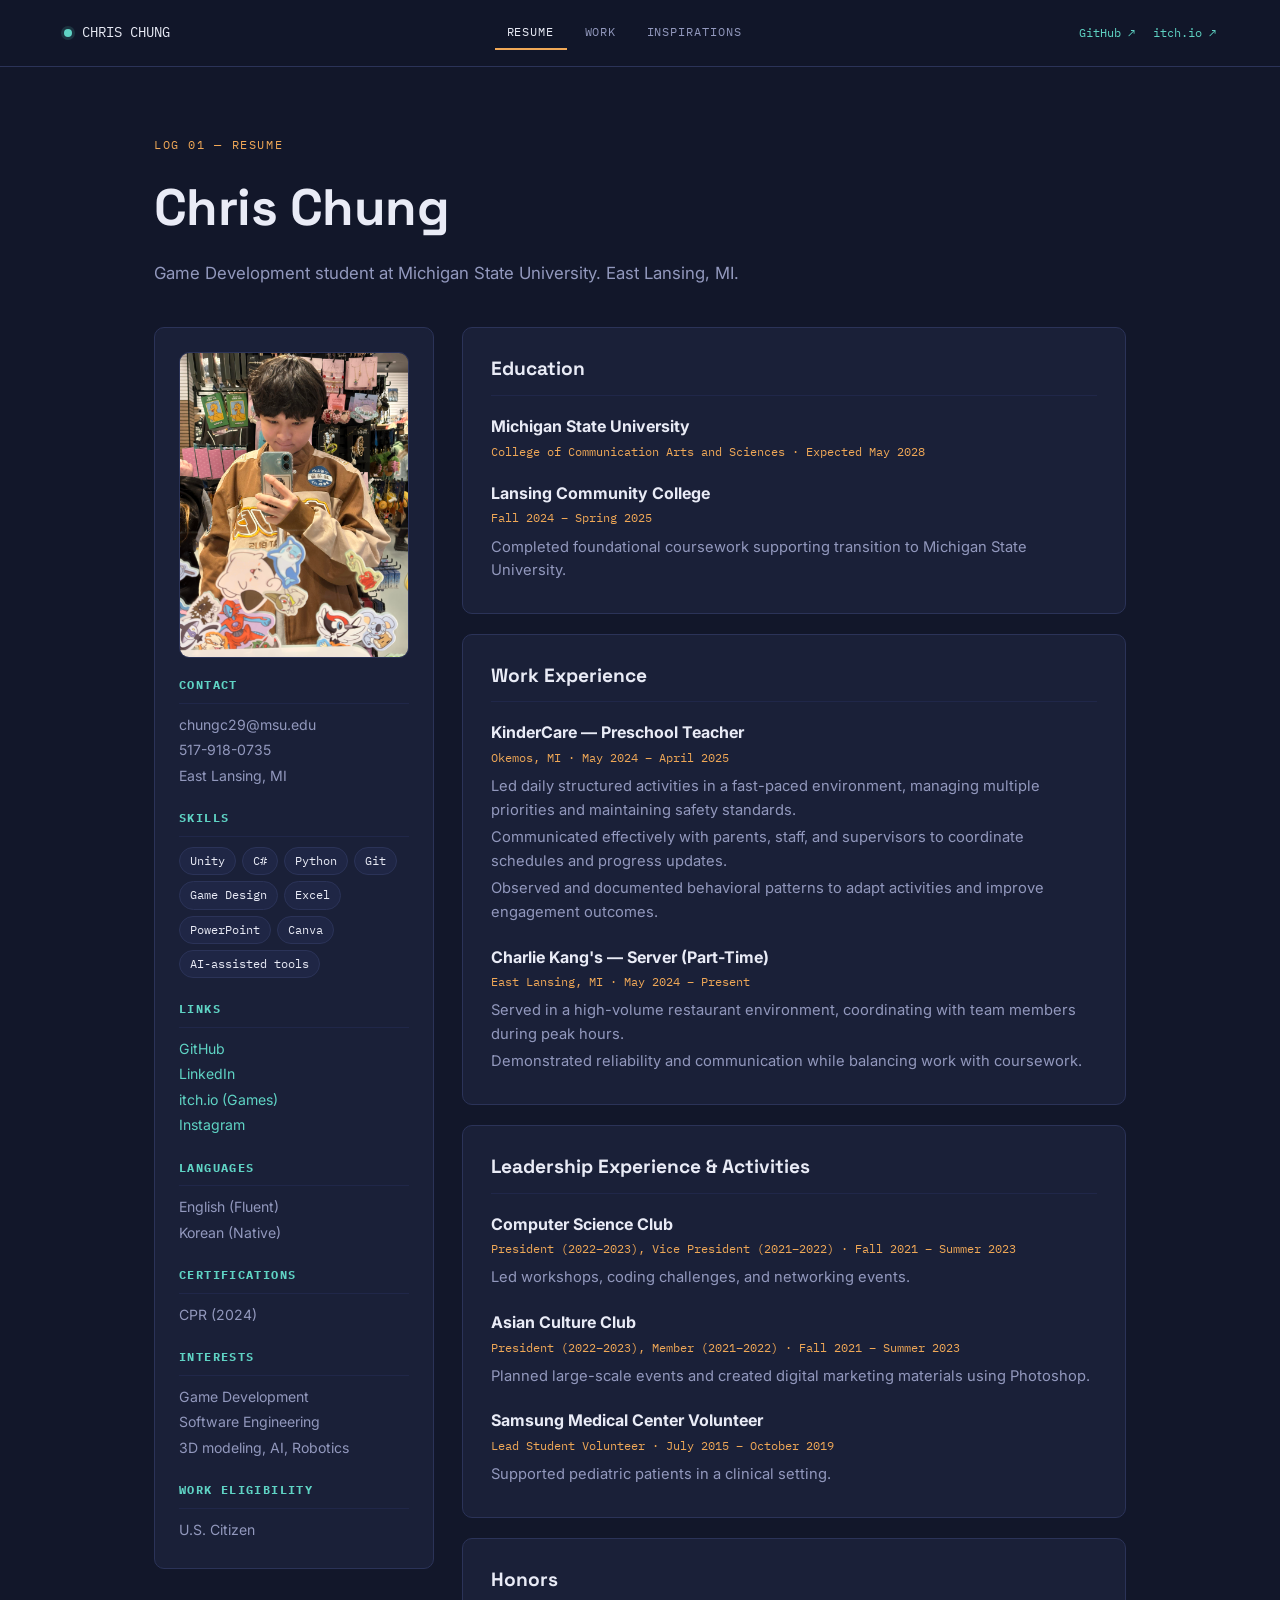
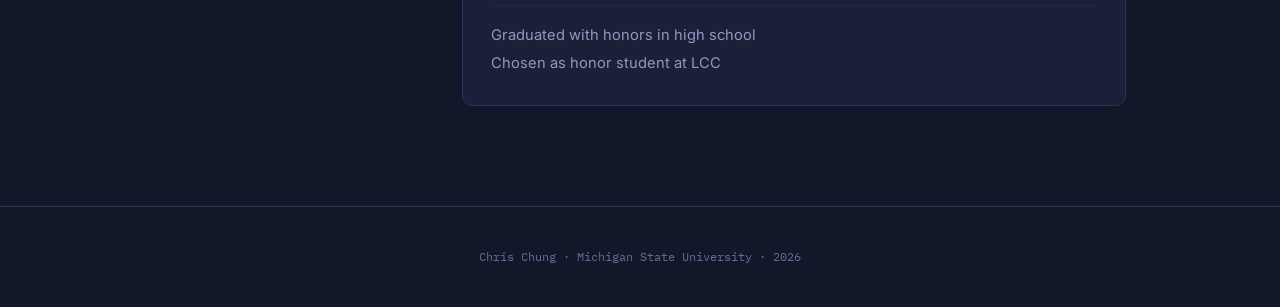
<file: index.html>
<!DOCTYPE html>
<html lang="en">
<head>
<meta charset="UTF-8">
<meta name="viewport" content="width=device-width, initial-scale=1">
<title>Chris Chung — Resume</title>
<link rel="stylesheet" href="styles.css">
<link rel="preconnect" href="https://fonts.googleapis.com">
<link rel="preconnect" href="https://fonts.gstatic.com" crossorigin>
<link href="https://fonts.googleapis.com/css2?family=Space+Grotesk:wght@500;700&family=IBM+Plex+Mono:wght@400;500&family=Inter:wght@400;500;600&display=swap" rel="stylesheet">
</head>
<body>

<nav class="site-nav">
    <div class="nav-brand">
        <span class="status-dot"></span>
        CHRIS CHUNG
    </div>
    <div class="nav-links">
        <a href="index.html" class="active">Resume</a>
        <a href="work.html">Work</a>
        <a href="inspirations.html">Inspirations</a>
    </div>
    <div class="nav-external">
        <a href="https://github.com/Dark-Choco" target="_blank">GitHub ↗</a>
        <a href="https://chrischung311.itch.io" target="_blank">itch.io ↗</a>
    </div>
</nav>

<header class="hero">
    <span class="eyebrow">LOG 01 — RESUME</span>
    <h1>Chris Chung</h1>
    <p class="subtitle">Game Development student at Michigan State University. East Lansing, MI.</p>
</header>

<div class="page-wrap">
    <div class="resume-grid">

        <!-- SIDEBAR -->
        <aside>
            <div class="panel">
                <img src="selfie.JPG" alt="Profile Picture" class="profile-pic">

                <h3>Contact</h3>
                <p>chungc29@msu.edu</p>
                <p>517-918-0735</p>
                <p>East Lansing, MI</p>

                <h3>Skills</h3>
                <div class="tag-row">
                    <span class="tag">Unity</span>
                    <span class="tag">C#</span>
                    <span class="tag">Python</span>
                    <span class="tag">Git</span>
                    <span class="tag">Game Design</span>
                    <span class="tag">Excel</span>
                    <span class="tag">PowerPoint</span>
                    <span class="tag">Canva</span>
                    <span class="tag">AI-assisted tools</span>
                </div>

                <h3>Links</h3>
                <p><a href="https://github.com/Dark-Choco" target="_blank">GitHub</a></p>
                <p><a href="https://www.linkedin.com/in/chrisschung/" target="_blank">LinkedIn</a></p>
                <p><a href="https://chrischung311.itch.io" target="_blank">itch.io (Games)</a></p>
                <p><a href="https://www.instagram.com/__.taehyunn/" target="_blank">Instagram</a></p>

                <h3>Languages</h3>
                <p>English (Fluent)</p>
                <p>Korean (Native)</p>

                <h3>Certifications</h3>
                <p>CPR (2024)</p>

                <h3>Interests</h3>
                <p>Game Development</p>
                <p>Software Engineering</p>
                <p>3D modeling, AI, Robotics</p>

                <h3>Work Eligibility</h3>
                <p>U.S. Citizen</p>
            </div>
        </aside>

        <!-- MAIN -->
        <main>
            <div class="section-block">
                <h2>Education</h2>
                <div class="entry">
                    <h4>Michigan State University</h4>
                    <div class="meta">College of Communication Arts and Sciences · Expected May 2028</div>
                </div>
                <div class="entry">
                    <h4>Lansing Community College</h4>
                    <div class="meta">Fall 2024 – Spring 2025</div>
                    <p>Completed foundational coursework supporting transition to Michigan State University.</p>
                </div>
            </div>

            <div class="section-block">
                <h2>Work Experience</h2>
                <div class="entry">
                    <h4>KinderCare — Preschool Teacher</h4>
                    <div class="meta">Okemos, MI · May 2024 – April 2025</div>
                    <p>Led daily structured activities in a fast-paced environment, managing multiple priorities and maintaining safety standards.</p>
                    <p>Communicated effectively with parents, staff, and supervisors to coordinate schedules and progress updates.</p>
                    <p>Observed and documented behavioral patterns to adapt activities and improve engagement outcomes.</p>
                </div>
                <div class="entry">
                    <h4>Charlie Kang's — Server (Part-Time)</h4>
                    <div class="meta">East Lansing, MI · May 2024 – Present</div>
                    <p>Served in a high-volume restaurant environment, coordinating with team members during peak hours.</p>
                    <p>Demonstrated reliability and communication while balancing work with coursework.</p>
                </div>
            </div>

            <div class="section-block">
                <h2>Leadership Experience &amp; Activities</h2>
                <div class="entry">
                    <h4>Computer Science Club</h4>
                    <div class="meta">President (2022–2023), Vice President (2021–2022) · Fall 2021 – Summer 2023</div>
                    <p>Led workshops, coding challenges, and networking events.</p>
                </div>
                <div class="entry">
                    <h4>Asian Culture Club</h4>
                    <div class="meta">President (2022–2023), Member (2021–2022) · Fall 2021 – Summer 2023</div>
                    <p>Planned large-scale events and created digital marketing materials using Photoshop.</p>
                </div>
                <div class="entry">
                    <h4>Samsung Medical Center Volunteer</h4>
                    <div class="meta">Lead Student Volunteer · July 2015 – October 2019</div>
                    <p>Supported pediatric patients in a clinical setting.</p>
                </div>
            </div>

            <div class="section-block">
                <h2>Honors</h2>
                <div class="entry">
                    <p>Graduated with honors in high school</p>
                    <p>Chosen as honor student at LCC</p>
                </div>
            </div>
        </main>

    </div>
</div>

<footer class="site-footer">
    Chris Chung · Michigan State University · 2026
</footer>

</body>
</html>
</file>
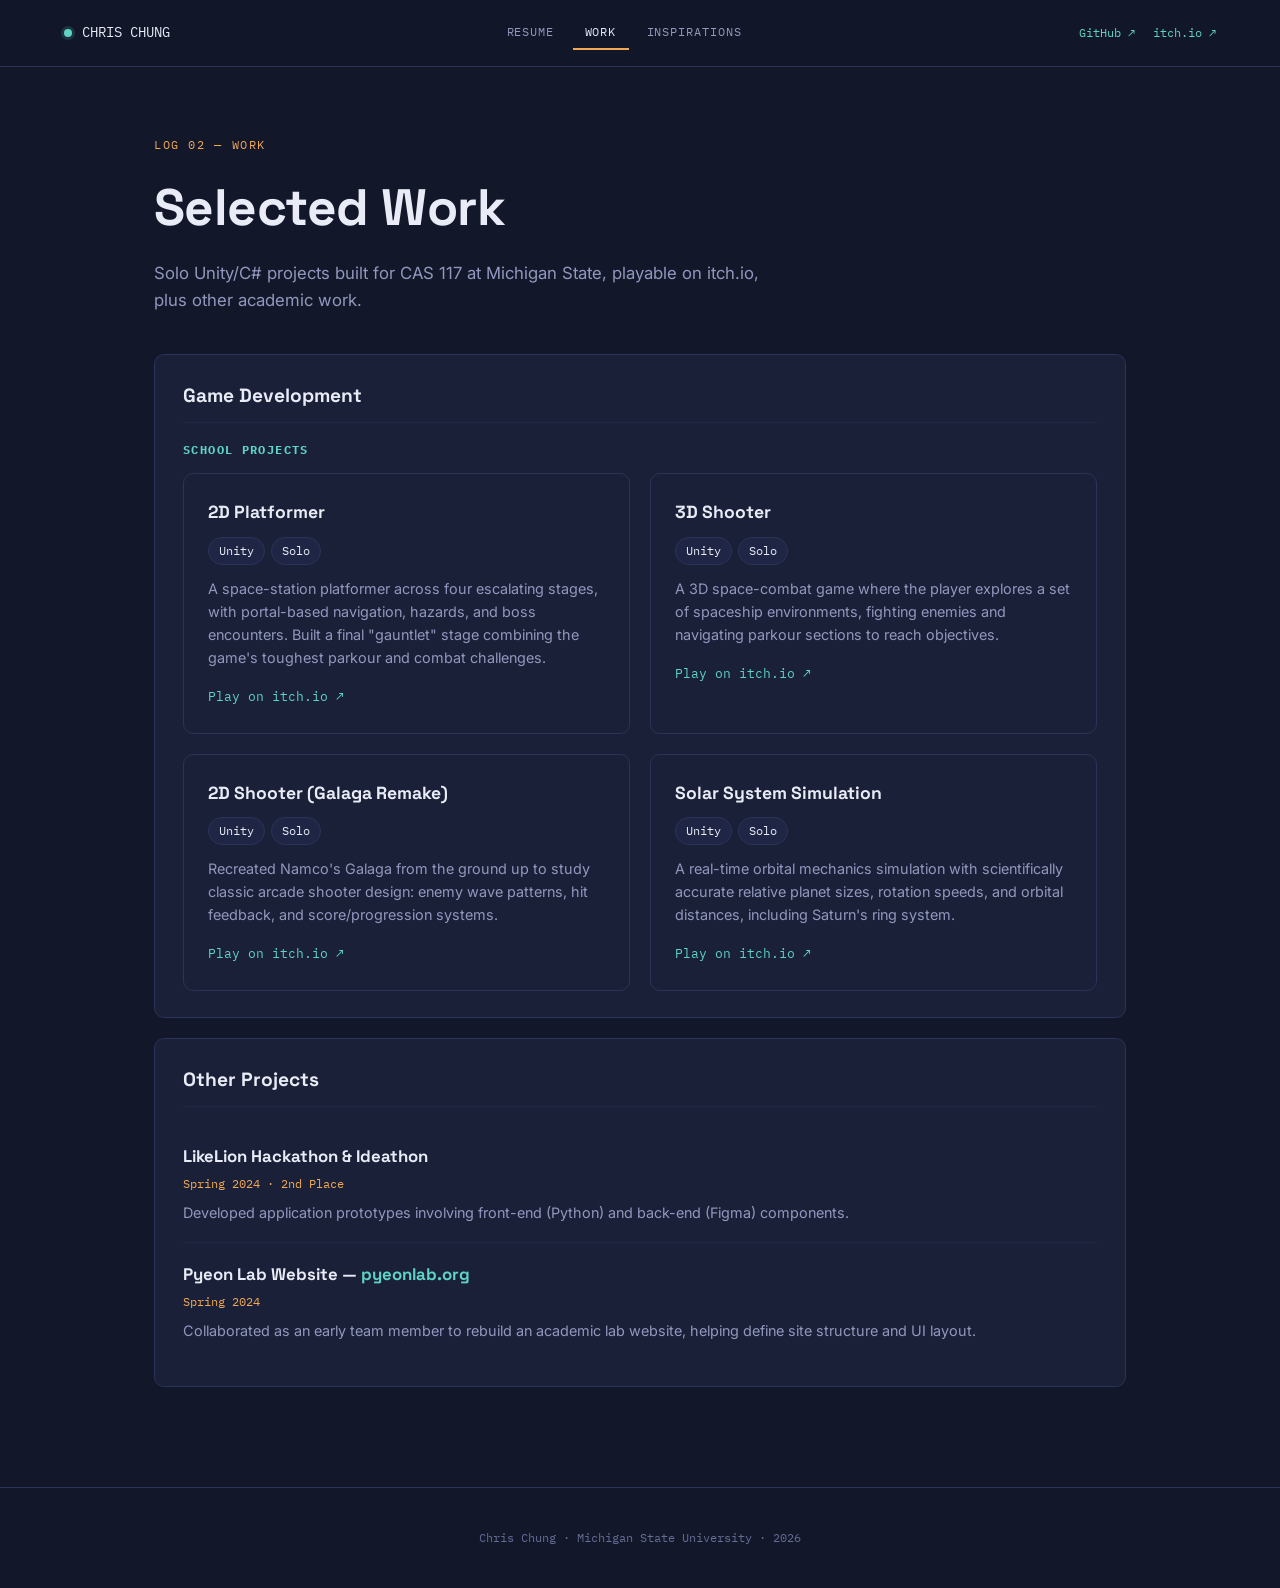
<file: work.html>
<!DOCTYPE html>
<html lang="en">
<head>
<meta charset="UTF-8">
<meta name="viewport" content="width=device-width, initial-scale=1">
<title>Chris Chung — Work</title>
<link rel="stylesheet" href="styles.css">
<link rel="preconnect" href="https://fonts.googleapis.com">
<link rel="preconnect" href="https://fonts.gstatic.com" crossorigin>
<link href="https://fonts.googleapis.com/css2?family=Space+Grotesk:wght@500;700&family=IBM+Plex+Mono:wght@400;500&family=Inter:wght@400;500;600&display=swap" rel="stylesheet">
</head>
<body>

<nav class="site-nav">
    <div class="nav-brand">
        <span class="status-dot"></span>
        CHRIS CHUNG
    </div>
    <div class="nav-links">
        <a href="index.html">Resume</a>
        <a href="work.html" class="active">Work</a>
        <a href="inspirations.html">Inspirations</a>
    </div>
    <div class="nav-external">
        <a href="https://github.com/Dark-Choco" target="_blank">GitHub ↗</a>
        <a href="https://chrischung311.itch.io" target="_blank">itch.io ↗</a>
    </div>
</nav>

<header class="hero">
    <span class="eyebrow">LOG 02 — WORK</span>
    <h1>Selected Work</h1>
    <p class="subtitle">Solo Unity/C# projects built for CAS 117 at Michigan State, playable on itch.io, plus other academic work.</p>
</header>

<div class="page-wrap">

    <div class="section-block">
        <h2>Game Development</h2>
        <h3 style="font-family: var(--font-mono); font-size: 0.72rem; letter-spacing: 0.12em; text-transform: uppercase; color: var(--accent-cyan); margin: 0 0 14px;">School Projects</h3>
        <div class="project-grid">

            <div class="project-card">
                <h3>2D Platformer</h3>
                <div class="tag-row">
                    <span class="tag">Unity</span>
                    <span class="tag">Solo</span>
                </div>
                <p>A space-station platformer across four escalating stages, with portal-based navigation, hazards, and boss encounters. Built a final "gauntlet" stage combining the game's toughest parkour and combat challenges.</p>
                <a class="play-link" href="https://chrischung311.itch.io/2d-platformer-final" target="_blank">Play on itch.io ↗</a>
            </div>

            <div class="project-card">
                <h3>3D Shooter</h3>
                <div class="tag-row">
                    <span class="tag">Unity</span>
                    <span class="tag">Solo</span>
                </div>
                <p>A 3D space-combat game where the player explores a set of spaceship environments, fighting enemies and navigating parkour sections to reach objectives.</p>
                <a class="play-link" href="https://chrischung311.itch.io/3d-shooter-final" target="_blank">Play on itch.io ↗</a>
            </div>

            <div class="project-card">
                <h3>2D Shooter (Galaga Remake)</h3>
                <div class="tag-row">
                    <span class="tag">Unity</span>
                    <span class="tag">Solo</span>
                </div>
                <p>Recreated Namco's Galaga from the ground up to study classic arcade shooter design: enemy wave patterns, hit feedback, and score/progression systems.</p>
                <a class="play-link" href="https://chrischung311.itch.io/2d-shooter-final" target="_blank">Play on itch.io ↗</a>
            </div>

            <div class="project-card">
                <h3>Solar System Simulation</h3>
                <div class="tag-row">
                    <span class="tag">Unity</span>
                    <span class="tag">Solo</span>
                </div>
                <p>A real-time orbital mechanics simulation with scientifically accurate relative planet sizes, rotation speeds, and orbital distances, including Saturn's ring system.</p>
                <a class="play-link" href="https://chrischung311.itch.io/solar-system-final" target="_blank">Play on itch.io ↗</a>
            </div>

        </div>
    </div>

    <div class="section-block">
        <h2>Other Projects</h2>

        <div class="list-row">
            <h4 style="margin:0 0 4px; font-family: var(--font-display); font-size: 1.05rem;">LikeLion Hackathon &amp; Ideathon</h4>
            <div class="meta" style="font-family: var(--font-mono); font-size: 0.75rem; color: var(--accent-amber); margin-bottom: 8px;">Spring 2024 · 2nd Place</div>
            <p style="font-size: 0.9rem; color: var(--text-dim); margin:0;">Developed application prototypes involving front-end (Python) and back-end (Figma) components.</p>
        </div>

        <div class="list-row">
            <h4 style="margin:0 0 4px; font-family: var(--font-display); font-size: 1.05rem;">Pyeon Lab Website — <a href="https://pyeonlab.org" target="_blank">pyeonlab.org</a></h4>
            <div class="meta" style="font-family: var(--font-mono); font-size: 0.75rem; color: var(--accent-amber); margin-bottom: 8px;">Spring 2024</div>
            <p style="font-size: 0.9rem; color: var(--text-dim); margin:0;">Collaborated as an early team member to rebuild an academic lab website, helping define site structure and UI layout.</p>
        </div>

    </div>

</div>

<footer class="site-footer">
    Chris Chung · Michigan State University · 2026
</footer>

</body>
</html>
</file>
<file: styles.css>
/* ============================================
   Chris Chung — Portfolio
   Design: mission-log / devlog console aesthetic
   Grounded in the subject: space-themed Unity
   projects (station, ships, orbits) + a solo
   dev's habit of logging progress in public.
   ============================================ */

:root {
  --bg: #12172a;
  --bg-panel: #1a2038;
  --bg-panel-hover: #1f2645;
  --text: #e9ebf6;
  --text-dim: #9298bd;
  --text-faint: #656c94;
  --accent-amber: #f0a857;
  --accent-cyan: #5fd3c4;
  --line: #2b3358;
  --line-soft: #202749;

  --font-display: 'Space Grotesk', sans-serif;
  --font-mono: 'IBM Plex Mono', monospace;
  --font-body: 'Inter', sans-serif;

  --radius: 10px;
}

* { box-sizing: border-box; }
html { scroll-behavior: smooth; }

body {
  margin: 0;
  background: var(--bg);
  color: var(--text);
  font-family: var(--font-body);
  line-height: 1.6;
  -webkit-font-smoothing: antialiased;
}

a { color: var(--accent-cyan); text-decoration: none; }
a:hover { text-decoration: underline; }
a:focus-visible, button:focus-visible {
  outline: 2px solid var(--accent-amber);
  outline-offset: 3px;
}
img { max-width: 100%; display: block; }

.eyebrow {
  font-family: var(--font-mono);
  font-size: 0.72rem;
  letter-spacing: 0.14em;
  text-transform: uppercase;
  color: var(--accent-amber);
}

/* ============ NAV ============ */

.site-nav {
  position: sticky;
  top: 0;
  z-index: 100;
  display: flex;
  align-items: center;
  justify-content: space-between;
  gap: 24px;
  padding: 16px 5vw;
  background: rgba(18, 23, 42, 0.88);
  backdrop-filter: blur(10px);
  border-bottom: 1px solid var(--line);
  flex-wrap: wrap;
}

.nav-brand {
  display: flex;
  align-items: center;
  gap: 10px;
  font-family: var(--font-mono);
  font-size: 0.85rem;
  color: var(--text);
  white-space: nowrap;
}

.status-dot {
  width: 8px;
  height: 8px;
  border-radius: 50%;
  background: var(--accent-cyan);
  box-shadow: 0 0 0 3px rgba(95, 211, 196, 0.15);
  animation: pulse 2.4s ease-in-out infinite;
  flex-shrink: 0;
}

@keyframes pulse {
  0%, 100% { opacity: 1; }
  50% { opacity: 0.4; }
}

@media (prefers-reduced-motion: reduce) {
  .status-dot { animation: none; }
}

.nav-links {
  display: flex;
  gap: 6px;
  font-family: var(--font-mono);
  font-size: 0.78rem;
  letter-spacing: 0.08em;
  text-transform: uppercase;
  flex-wrap: wrap;
}

.nav-links a {
  color: var(--text-dim);
  padding: 6px 12px;
  border-bottom: 2px solid transparent;
  transition: color 0.15s ease, border-color 0.15s ease;
}

.nav-links a:hover { color: var(--text); text-decoration: none; }
.nav-links a.active { color: var(--text); border-bottom-color: var(--accent-amber); }

.nav-external {
  display: flex;
  gap: 18px;
  font-family: var(--font-mono);
  font-size: 0.75rem;
  color: var(--text-dim);
}

/* ============ HERO ============ */

.hero {
  max-width: 1100px;
  margin: 0 auto;
  padding: 64px 5vw 40px;
}

.hero h1 {
  font-family: var(--font-display);
  font-size: clamp(2.2rem, 5vw, 3.2rem);
  font-weight: 700;
  margin: 10px 0 12px;
  letter-spacing: -0.01em;
}

.hero p.subtitle {
  color: var(--text-dim);
  font-size: 1.05rem;
  max-width: 640px;
  margin: 0;
}

/* ============ LAYOUT ============ */

.page-wrap {
  max-width: 1100px;
  margin: 0 auto;
  padding: 0 5vw 80px;
}

.resume-grid {
  display: grid;
  grid-template-columns: 280px 1fr;
  gap: 28px;
  align-items: start;
}

@media (max-width: 780px) {
  .resume-grid { grid-template-columns: 1fr; }
}

/* ============ PANELS / CARDS ============ */

.panel {
  background: var(--bg-panel);
  border: 1px solid var(--line);
  border-radius: var(--radius);
  padding: 24px;
  margin-bottom: 20px;
}

.panel h3 {
  font-family: var(--font-mono);
  font-size: 0.72rem;
  letter-spacing: 0.12em;
  text-transform: uppercase;
  color: var(--accent-cyan);
  border-bottom: 1px solid var(--line-soft);
  padding-bottom: 8px;
  margin: 22px 0 10px;
}

.panel h3:first-of-type { margin-top: 0; }

.panel p {
  font-size: 0.88rem;
  color: var(--text-dim);
  margin: 3px 0;
}

.profile-pic {
  width: 100%;
  border-radius: var(--radius);
  border: 1px solid var(--line);
  margin-bottom: 18px;
}

.tag-row {
  display: flex;
  flex-wrap: wrap;
  gap: 6px;
}

.tag {
  font-family: var(--font-mono);
  font-size: 0.72rem;
  color: var(--text);
  background: var(--bg-panel-hover);
  border: 1px solid var(--line);
  border-radius: 999px;
  padding: 4px 10px;
}

.section-block {
  background: var(--bg-panel);
  border: 1px solid var(--line);
  border-radius: var(--radius);
  padding: 26px 28px;
  margin-bottom: 20px;
}

.section-block > h2 {
  font-family: var(--font-display);
  font-size: 1.2rem;
  margin: 0 0 18px;
  padding-bottom: 10px;
  border-bottom: 1px solid var(--line-soft);
}

.entry { margin-bottom: 20px; }
.entry:last-child { margin-bottom: 0; }

.entry h4 {
  font-size: 1rem;
  margin: 0 0 2px;
  color: var(--text);
}

.entry .meta {
  font-family: var(--font-mono);
  font-size: 0.75rem;
  color: var(--accent-amber);
  margin-bottom: 8px;
}

.entry p {
  font-size: 0.92rem;
  color: var(--text-dim);
  margin: 4px 0;
}

/* ============ WORK PAGE / PROJECT CARDS ============ */

.project-grid {
  display: grid;
  grid-template-columns: repeat(2, 1fr);
  gap: 20px;
}

@media (max-width: 720px) {
  .project-grid { grid-template-columns: 1fr; }
}

.project-card {
  background: var(--bg-panel);
  border: 1px solid var(--line);
  border-radius: var(--radius);
  padding: 24px;
  transition: border-color 0.15s ease, transform 0.15s ease;
}

.project-card:hover {
  border-color: var(--accent-cyan);
  transform: translateY(-2px);
}

.project-card h3 {
  font-family: var(--font-display);
  font-size: 1.1rem;
  margin: 0 0 10px;
  color: var(--text);
  border: none;
  padding: 0;
  text-transform: none;
  letter-spacing: 0;
}

.project-card .tag-row { margin-bottom: 12px; }

.project-card p {
  font-size: 0.9rem;
  color: var(--text-dim);
  margin: 0 0 14px;
}

.project-card a.play-link {
  font-family: var(--font-mono);
  font-size: 0.8rem;
  color: var(--accent-cyan);
}

.list-row {
  border-bottom: 1px solid var(--line-soft);
  padding: 18px 0;
}

.list-row:last-child { border-bottom: none; }

/* ============ INSPIRATIONS PAGE ============ */

.influence-row {
  display: flex;
  gap: 32px;
  align-items: center;
  padding: 32px 0;
  border-bottom: 1px solid var(--line-soft);
}

.influence-row:last-of-type { border-bottom: none; }
.influence-row.reverse { flex-direction: row-reverse; }

.influence-img-wrap { flex: 0 0 34%; }

.influence-img-wrap img {
  border-radius: var(--radius);
  border: 1px solid var(--line);
  width: 100%;
  height: 220px;
  object-fit: cover;
}

.influence-text { flex: 1; }

.influence-text h3 {
  font-family: var(--font-display);
  font-size: 1.15rem;
  margin: 0 0 10px;
  color: var(--text);
  border: none;
  padding: 0;
  text-transform: none;
  letter-spacing: 0;
}

.influence-text p {
  font-size: 0.92rem;
  color: var(--text-dim);
  margin: 0 0 8px;
}

.influence-text a { font-family: var(--font-mono); font-size: 0.78rem; }

@media (max-width: 700px) {
  .influence-row,
  .influence-row.reverse { flex-direction: column; }
  .influence-img-wrap { flex: none; width: 100%; }
}

.manifesto {
  background: linear-gradient(180deg, var(--bg-panel) 0%, var(--bg-panel-hover) 100%);
  border: 1px solid var(--accent-amber);
  border-radius: var(--radius);
  padding: 32px;
  margin-top: 40px;
}

.manifesto p {
  font-size: 1rem;
  color: var(--text);
  margin: 0;
}

.manifesto .eyebrow { display: block; margin-bottom: 14px; }

/* ============ INFLUENCE CARDS ============ */

.influence-grid {
  display: grid;
  grid-template-columns: repeat(2, 1fr);
  gap: 22px;
  margin-bottom: 8px;
}

@media (max-width: 720px) {
  .influence-grid { grid-template-columns: 1fr; }
}

.influence-card {
  background: var(--bg-panel);
  border: 1px solid var(--line);
  border-radius: var(--radius);
  padding: 20px;
  transition: transform 0.2s ease, border-color 0.2s ease, box-shadow 0.2s ease;
  transform-origin: center;
  position: relative;
}

.influence-card:hover {
  transform: scale(1.045);
  border-color: var(--accent-cyan);
  box-shadow: 0 16px 32px rgba(0, 0, 0, 0.35);
  z-index: 3;
}

.influence-card img {
  width: 100%;
  height: 190px;
  object-fit: cover;
  border-radius: 8px;
  border: 1px solid var(--line);
  margin-bottom: 16px;
}

.influence-card h3 {
  font-family: var(--font-display);
  font-size: 1.1rem;
  margin: 0 0 10px;
  color: var(--text);
  border: none;
  padding: 0;
  text-transform: none;
  letter-spacing: 0;
}

.influence-card p {
  font-size: 0.88rem;
  color: var(--text-dim);
  margin: 0 0 10px;
}

.influence-card a {
  font-family: var(--font-mono);
  font-size: 0.78rem;
}

/* ============ FOOTER ============ */

footer.site-footer {
  text-align: center;
  padding: 40px 5vw;
  font-family: var(--font-mono);
  font-size: 0.78rem;
  color: var(--text-faint);
  border-top: 1px solid var(--line);
}
</file>
